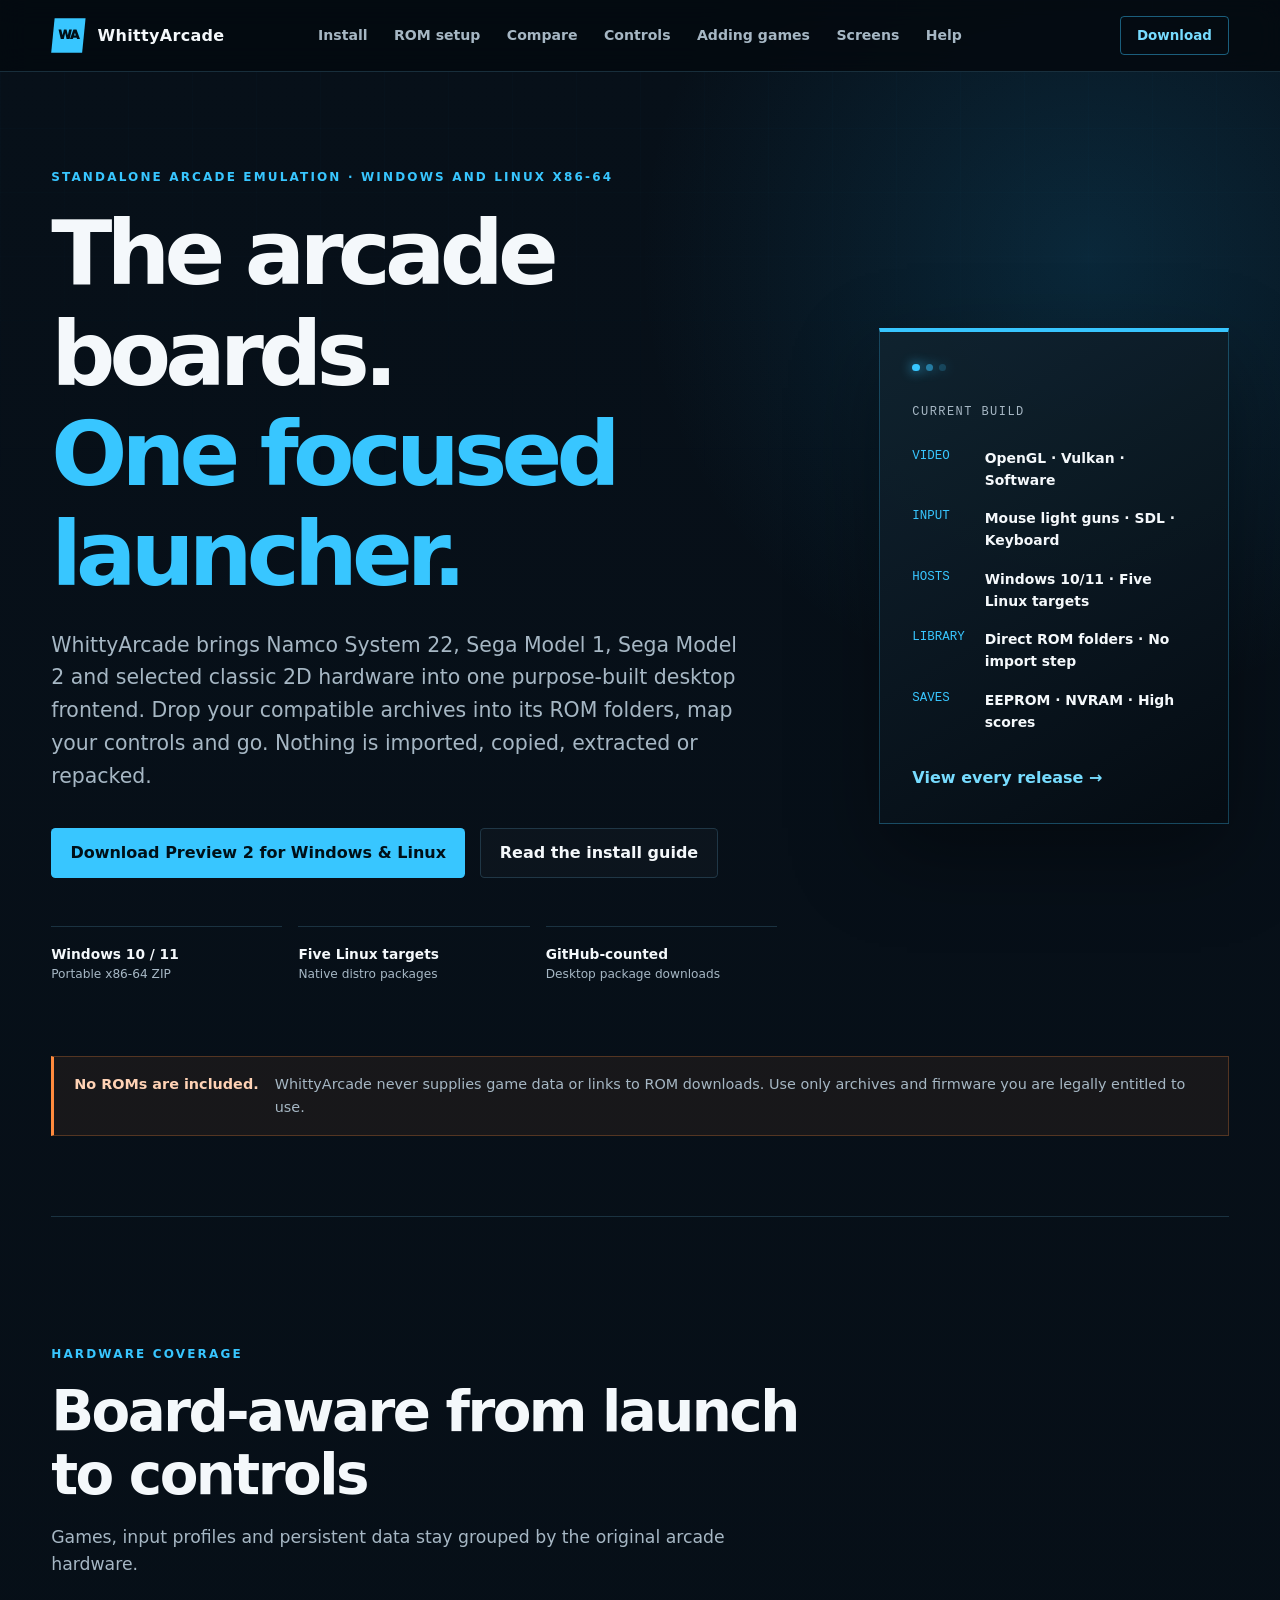
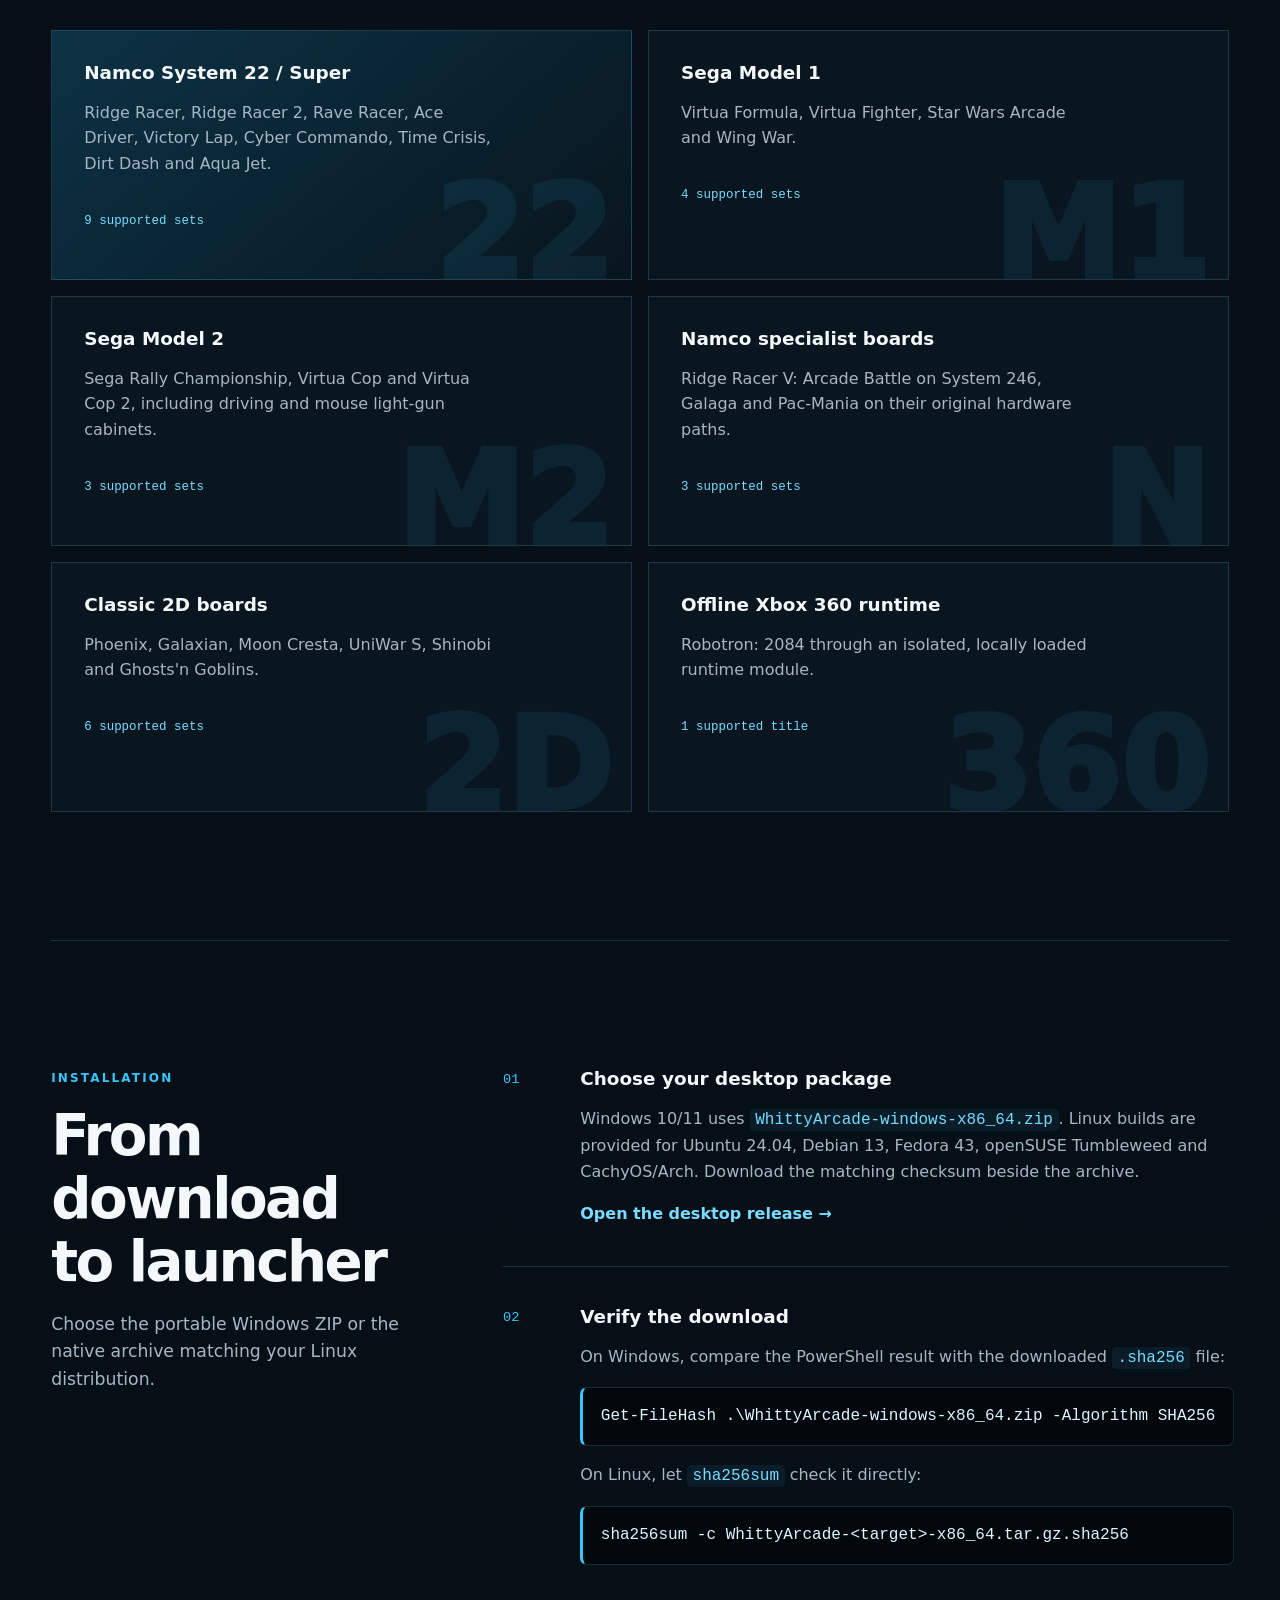
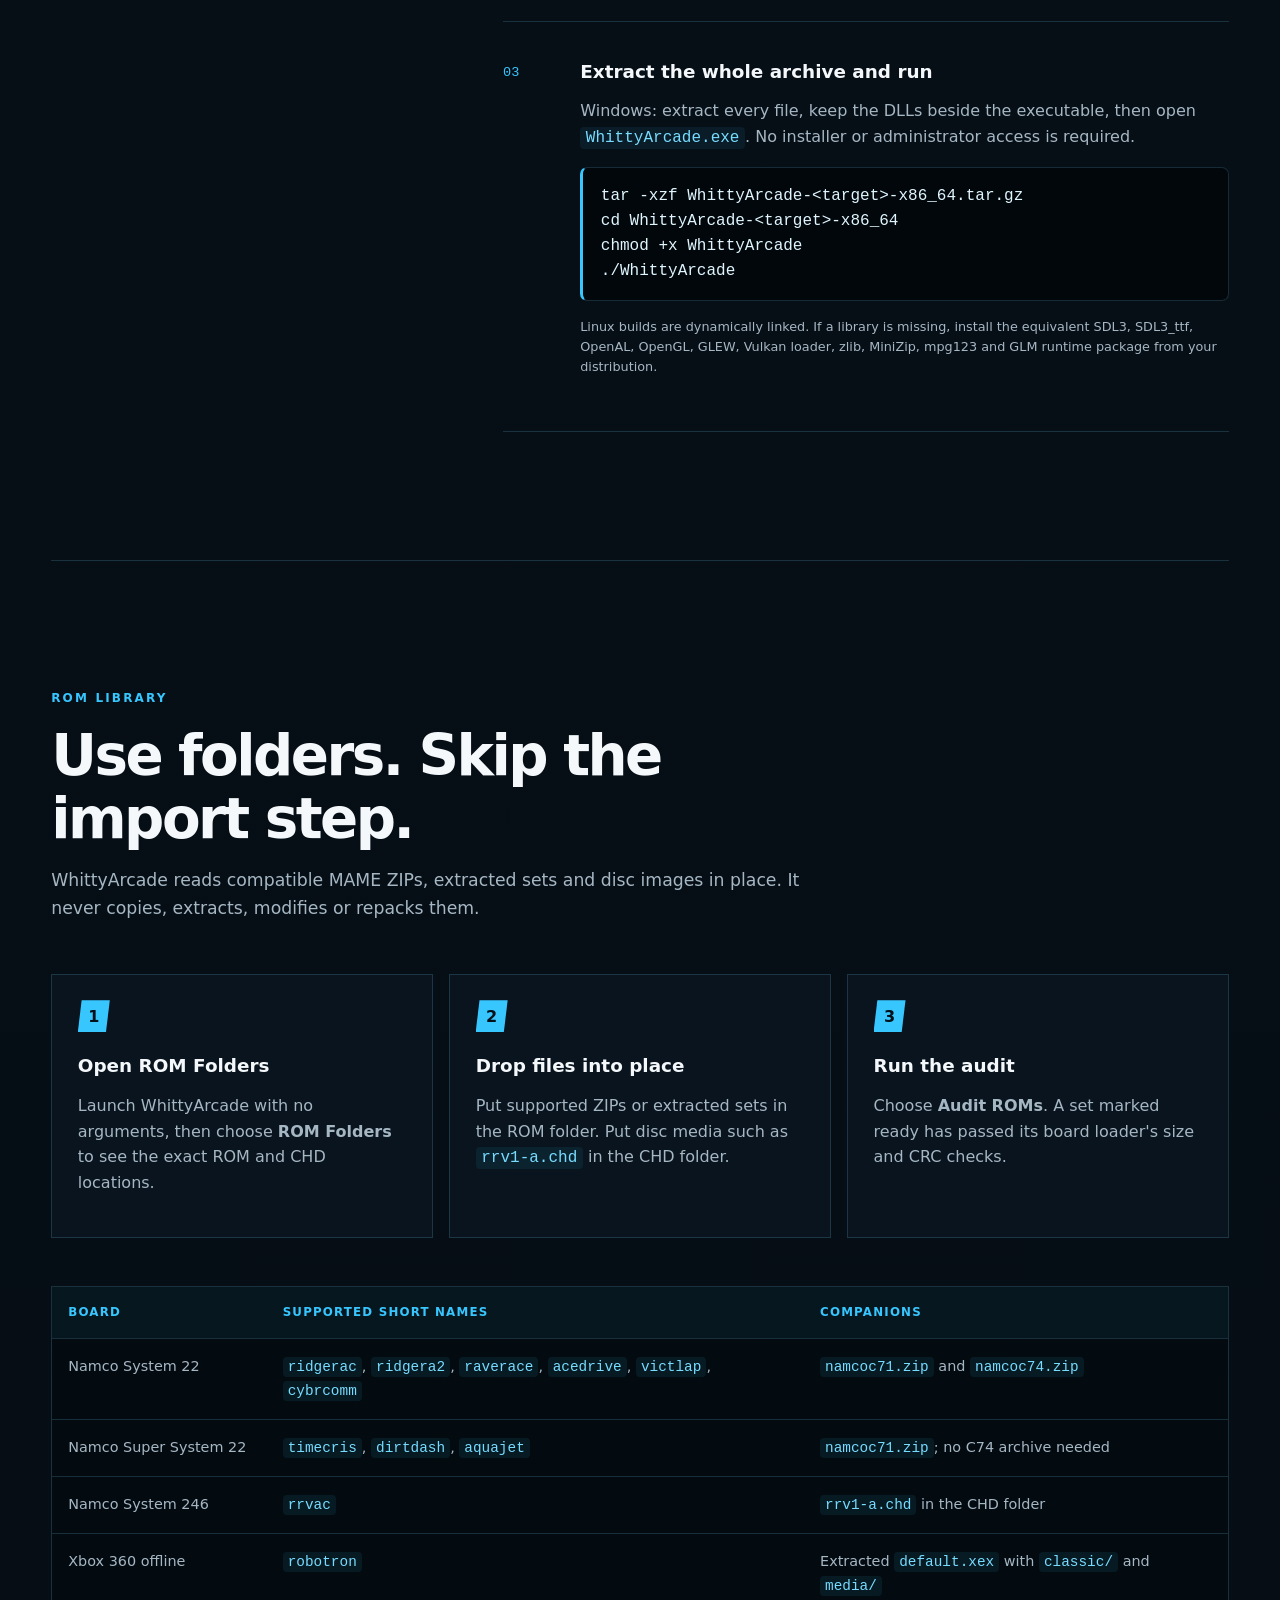
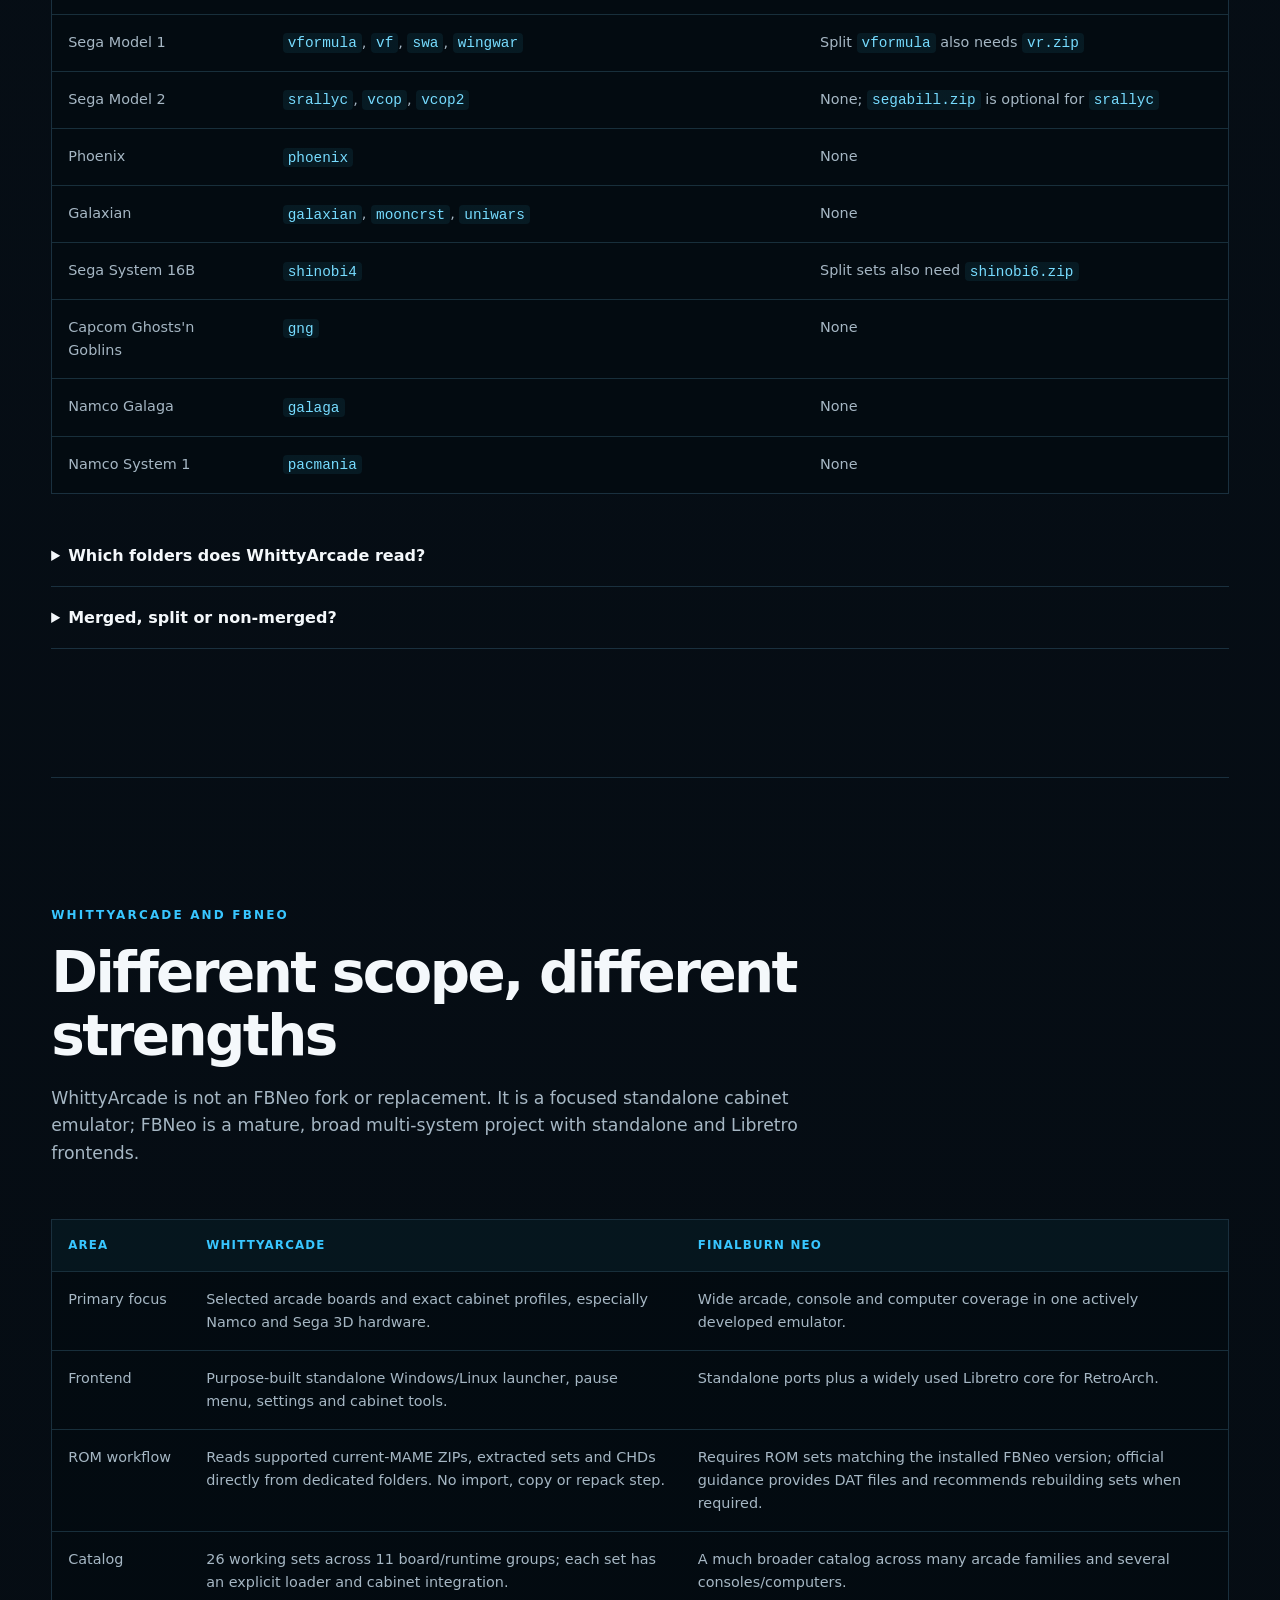
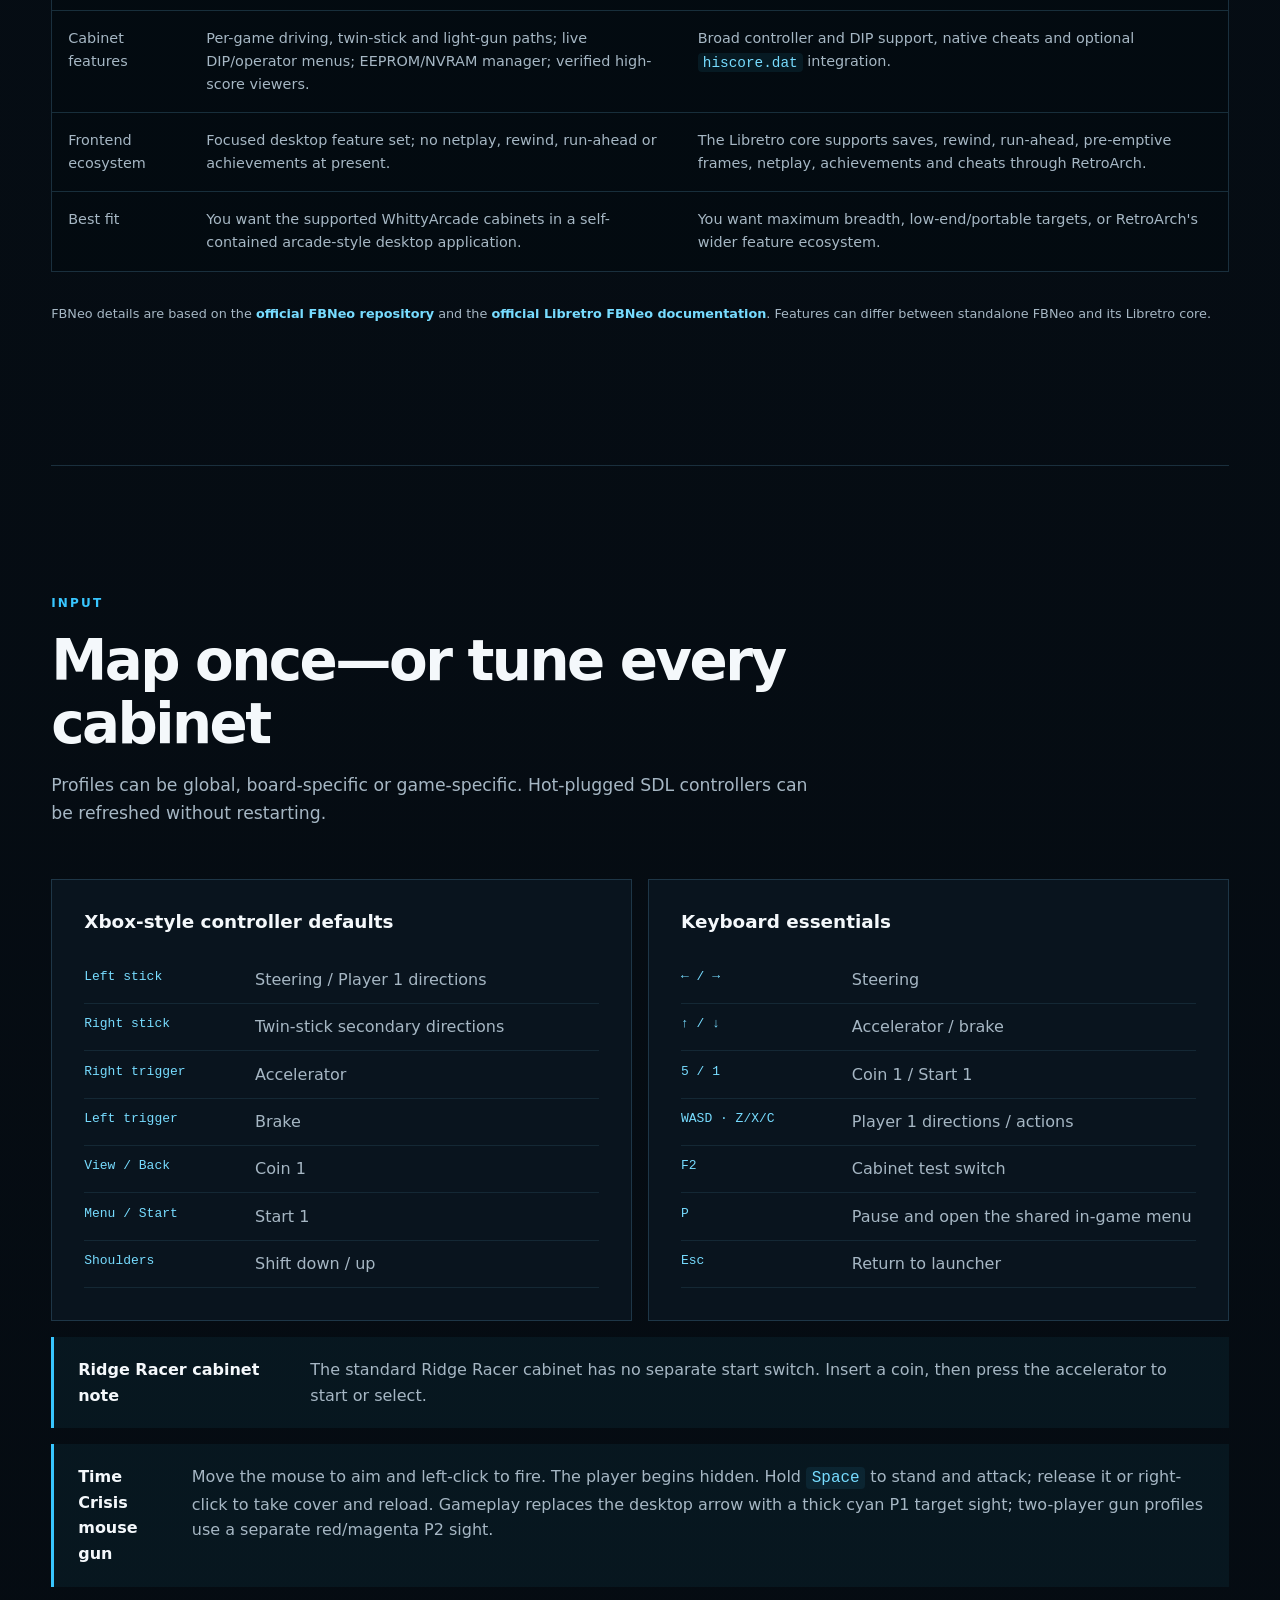
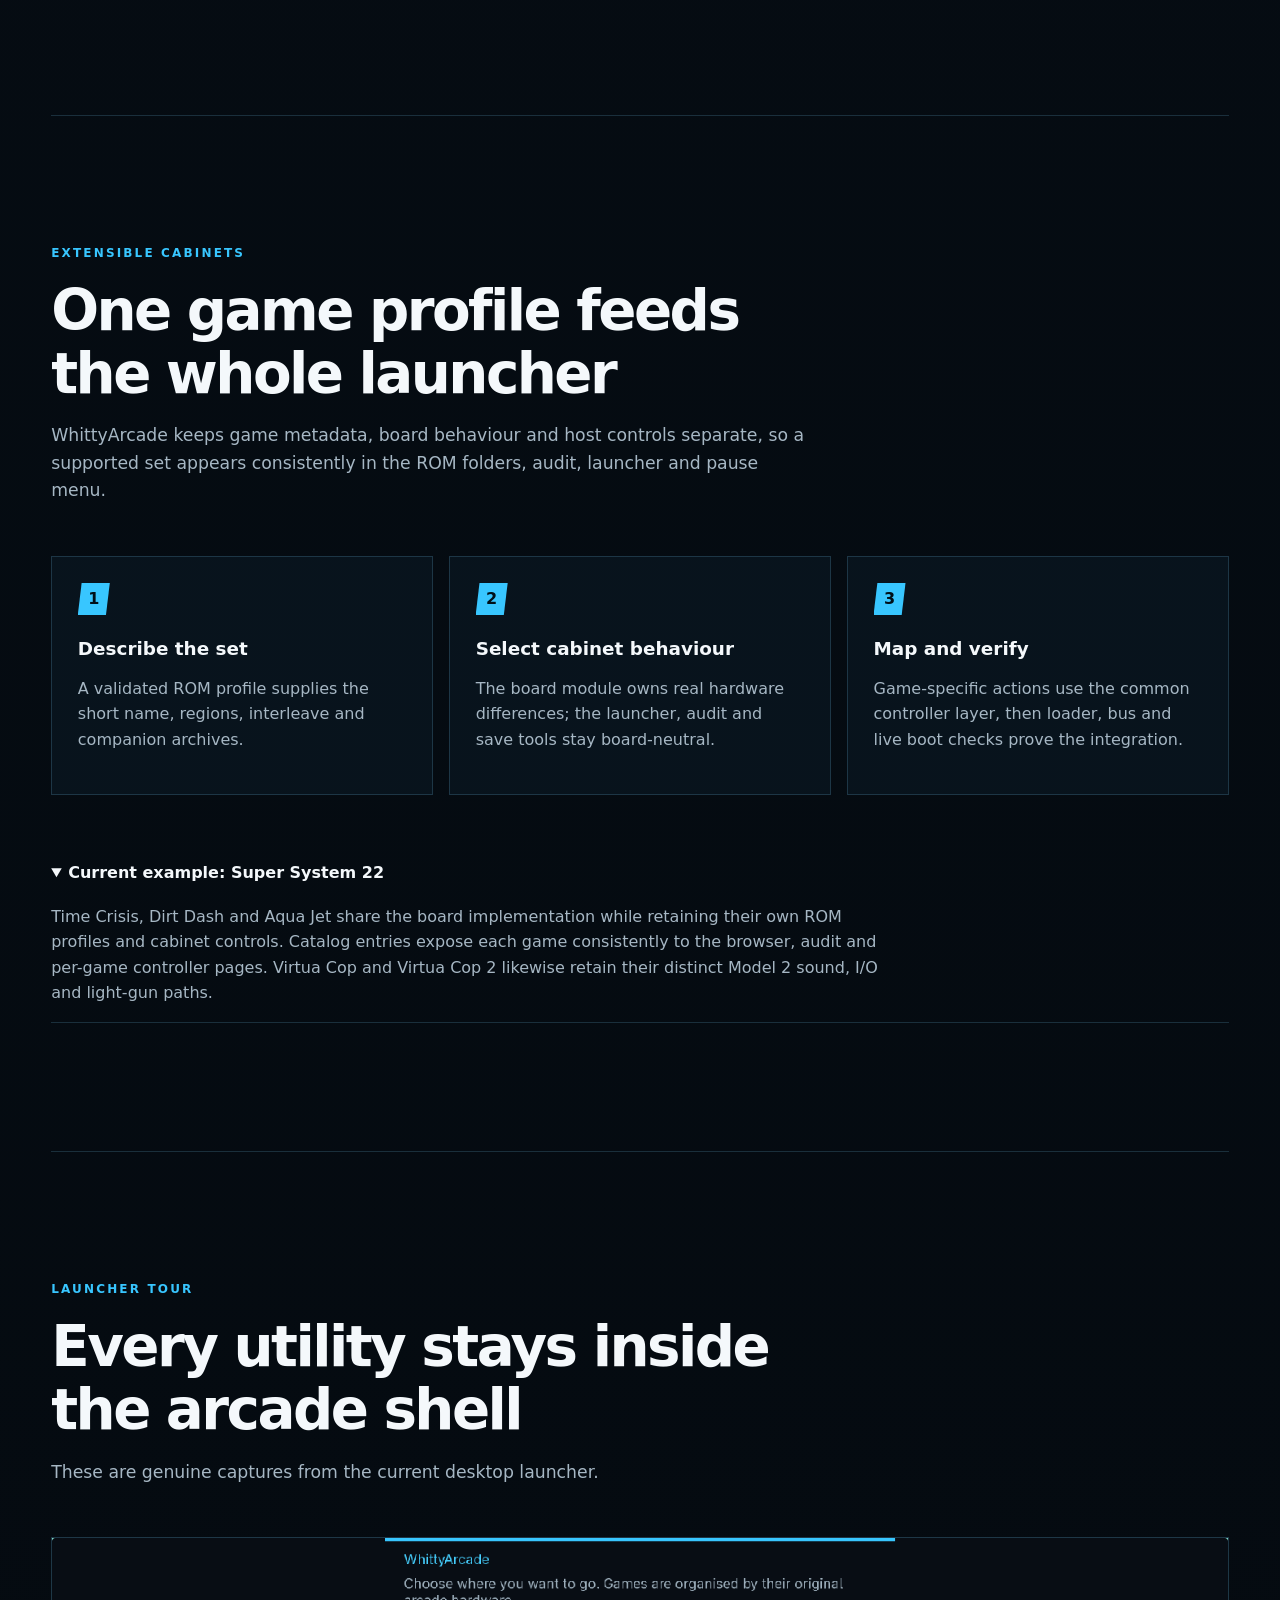
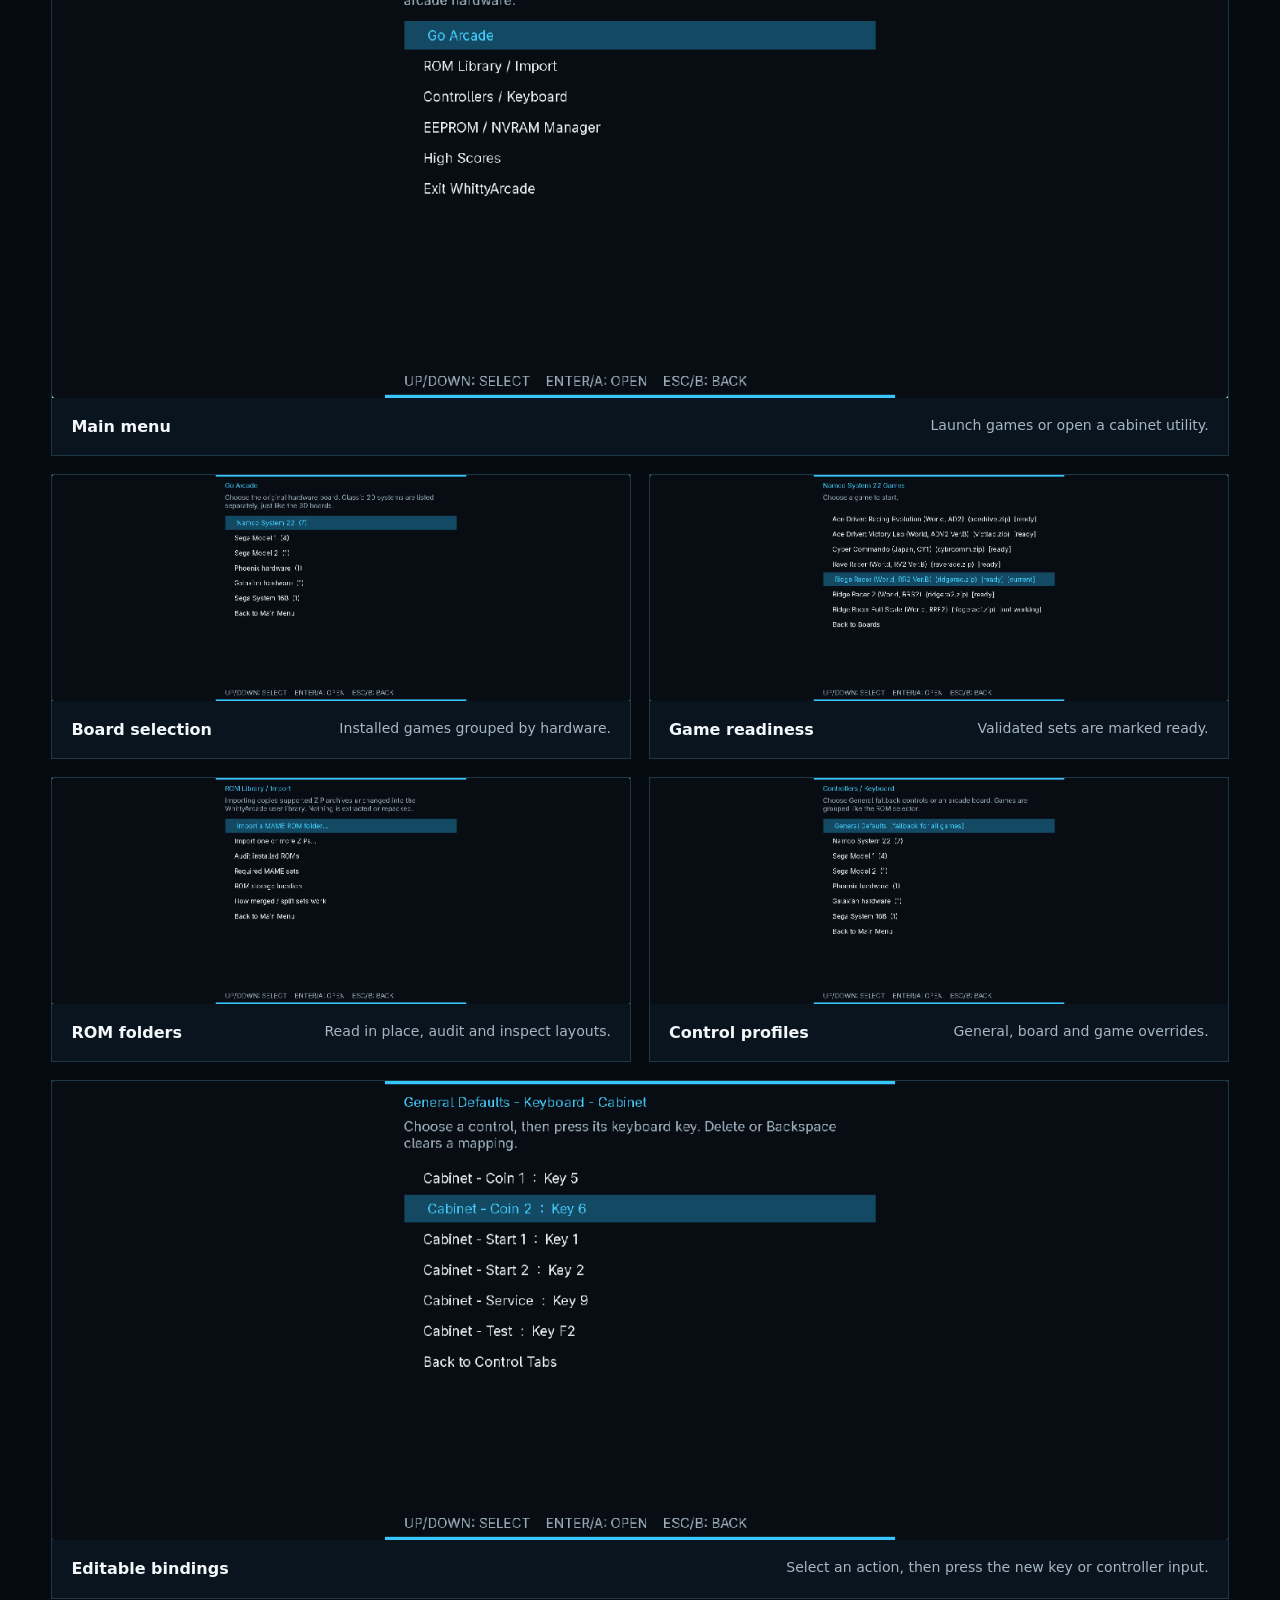
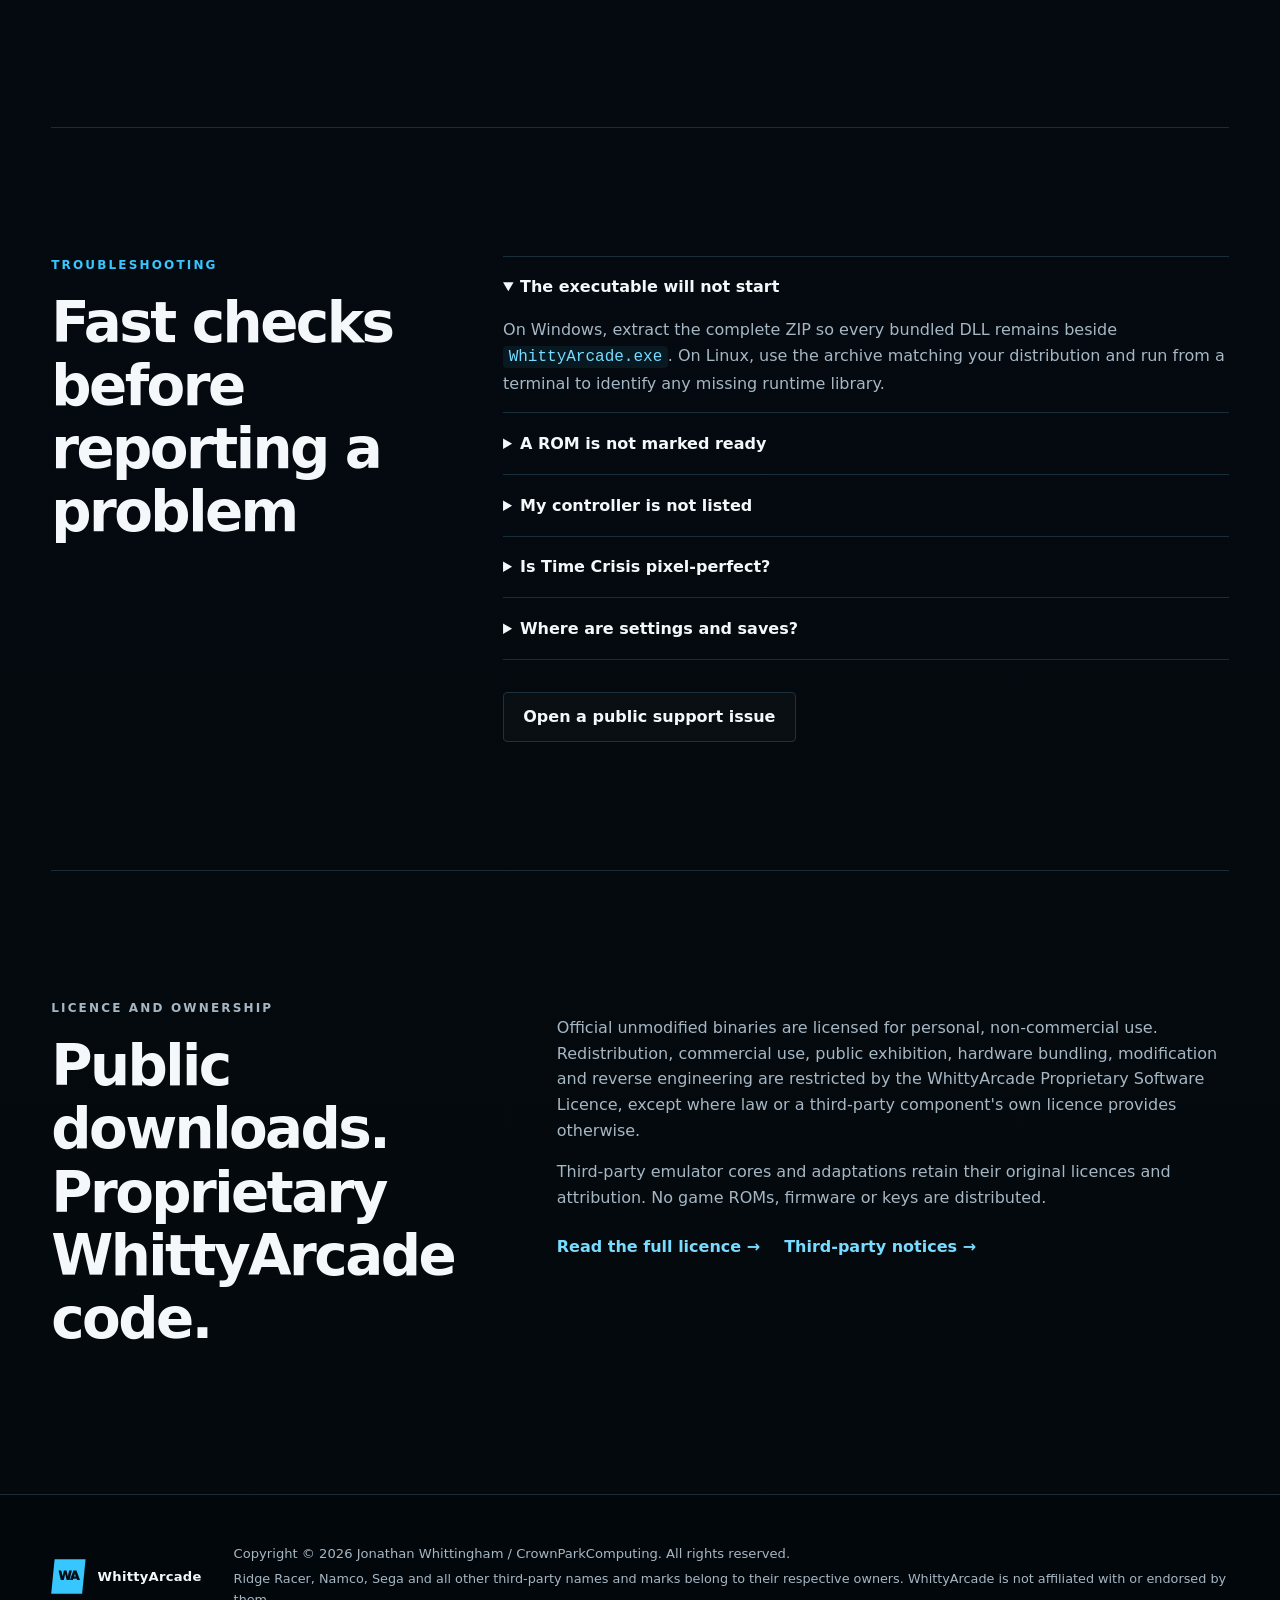
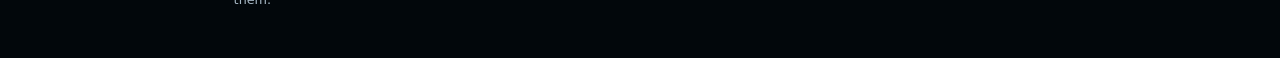
<file: index.html>
<!doctype html>
<html lang="en-GB">
<head>
  <meta charset="utf-8">
  <meta name="viewport" content="width=device-width, initial-scale=1">
  <meta name="theme-color" content="#071019">
  <meta name="description" content="Official Windows and Linux downloads and user guide for WhittyArcade, a standalone multi-board arcade emulator.">
  <meta property="og:title" content="WhittyArcade for Windows and Linux">
  <meta property="og:description" content="Official desktop binaries, ROM setup, controller mapping and launcher documentation.">
  <meta property="og:type" content="website">
  <meta property="og:image" content="assets/screenshots/main-menu.png">
  <title>WhittyArcade — Windows and Linux releases</title>
  <link rel="stylesheet" href="assets/style.css">
</head>
<body>
  <a class="skip-link" href="#main">Skip to content</a>

  <header class="site-header">
    <a class="brand" href="#top" aria-label="WhittyArcade home">
      <span class="brand-mark" aria-hidden="true">WA</span>
      <span>WhittyArcade</span>
    </a>
    <nav aria-label="Primary navigation">
      <a href="#install">Install</a>
      <a href="#roms">ROM setup</a>
      <a href="#compare">Compare</a>
      <a href="#controls">Controls</a>
      <a href="#extension">Adding games</a>
      <a href="#screens">Screens</a>
      <a href="#support">Help</a>
    </nav>
    <a class="header-download" href="https://github.com/CrownParkComputing/WhittyArcade-Releases/releases/tag/v0.2.0-preview.2">Download</a>
  </header>

  <main id="main">
    <section class="hero" id="top">
      <div class="hero-copy">
        <p class="eyebrow">Standalone arcade emulation · Windows and Linux x86-64</p>
        <h1>The arcade boards.<br><span>One focused launcher.</span></h1>
        <p class="hero-intro">
          WhittyArcade brings Namco System 22, Sega Model 1, Sega Model 2 and
          selected classic 2D hardware into one purpose-built desktop frontend.
          Drop your compatible archives into its ROM folders, map your controls
          and go. Nothing is imported, copied, extracted or repacked.
        </p>
        <div class="hero-actions">
          <a class="button primary" href="https://github.com/CrownParkComputing/WhittyArcade-Releases/releases/tag/v0.2.0-preview.2">
            Download Preview 2 for Windows &amp; Linux
          </a>
          <a class="button secondary" href="#install">Read the install guide</a>
        </div>
        <ul class="release-facts" aria-label="Release facts">
          <li><strong>Windows 10 / 11</strong><span>Portable x86-64 ZIP</span></li>
          <li><strong>Five Linux targets</strong><span>Native distro packages</span></li>
          <li><strong id="download-count" aria-live="polite">Loading…</strong><span>Desktop package downloads</span></li>
        </ul>
      </div>

      <div class="hero-panel" aria-label="Current build overview">
        <div class="panel-lights" aria-hidden="true"><i></i><i></i><i></i></div>
        <p class="panel-label">CURRENT BUILD</p>
        <div class="board-readout">
          <span>VIDEO</span><strong>OpenGL · Vulkan · Software</strong>
          <span>INPUT</span><strong>Mouse light guns · SDL · Keyboard</strong>
          <span>HOSTS</span><strong>Windows 10/11 · Five Linux targets</strong>
          <span>LIBRARY</span><strong>Direct ROM folders · No import step</strong>
          <span>SAVES</span><strong>EEPROM · NVRAM · High scores</strong>
        </div>
        <a class="text-link" href="https://github.com/CrownParkComputing/WhittyArcade-Releases/releases">View every release →</a>
      </div>
    </section>

    <aside class="legal-callout" aria-label="ROM notice">
      <strong>No ROMs are included.</strong>
      <span>WhittyArcade never supplies game data or links to ROM downloads. Use only archives and firmware you are legally entitled to use.</span>
    </aside>

    <section class="section" id="boards">
      <div class="section-heading">
        <p class="eyebrow">Hardware coverage</p>
        <h2>Board-aware from launch to controls</h2>
        <p>Games, input profiles and persistent data stay grouped by the original arcade hardware.</p>
      </div>

      <div class="board-grid">
        <article class="board-card featured">
          <div class="card-index">22</div>
          <h3>Namco System 22 / Super</h3>
          <p>Ridge Racer, Ridge Racer 2, Rave Racer, Ace Driver, Victory Lap, Cyber Commando, Time Crisis, Dirt Dash and Aqua Jet.</p>
          <span class="status">9 supported sets</span>
        </article>
        <article class="board-card">
          <div class="card-index">M1</div>
          <h3>Sega Model 1</h3>
          <p>Virtua Formula, Virtua Fighter, Star Wars Arcade and Wing War.</p>
          <span class="status">4 supported sets</span>
        </article>
        <article class="board-card">
          <div class="card-index">M2</div>
          <h3>Sega Model 2</h3>
          <p>Sega Rally Championship, Virtua Cop and Virtua Cop 2, including driving and mouse light-gun cabinets.</p>
          <span class="status">3 supported sets</span>
        </article>
        <article class="board-card">
          <div class="card-index">N</div>
          <h3>Namco specialist boards</h3>
          <p>Ridge Racer V: Arcade Battle on System 246, Galaga and Pac-Mania on their original hardware paths.</p>
          <span class="status">3 supported sets</span>
        </article>
        <article class="board-card">
          <div class="card-index">2D</div>
          <h3>Classic 2D boards</h3>
          <p>Phoenix, Galaxian, Moon Cresta, UniWar S, Shinobi and Ghosts'n Goblins.</p>
          <span class="status">6 supported sets</span>
        </article>
        <article class="board-card">
          <div class="card-index">360</div>
          <h3>Offline Xbox 360 runtime</h3>
          <p>Robotron: 2084 through an isolated, locally loaded runtime module.</p>
          <span class="status">1 supported title</span>
        </article>
      </div>
    </section>

    <section class="section split-section" id="install">
      <div class="section-heading sticky-heading">
        <p class="eyebrow">Installation</p>
        <h2>From download to launcher</h2>
        <p>Choose the portable Windows ZIP or the native archive matching your Linux distribution.</p>
      </div>

      <ol class="steps">
        <li>
          <div class="step-number">01</div>
          <div>
            <h3>Choose your desktop package</h3>
            <p>Windows 10/11 uses <code>WhittyArcade-windows-x86_64.zip</code>. Linux builds are provided for Ubuntu 24.04, Debian 13, Fedora 43, openSUSE Tumbleweed and CachyOS/Arch. Download the matching checksum beside the archive.</p>
            <a class="text-link" href="https://github.com/CrownParkComputing/WhittyArcade-Releases/releases/tag/v0.2.0-preview.2">Open the desktop release →</a>
          </div>
        </li>
        <li>
          <div class="step-number">02</div>
          <div>
            <h3>Verify the download</h3>
            <p>On Windows, compare the PowerShell result with the downloaded <code>.sha256</code> file:</p>
            <pre><code>Get-FileHash .\WhittyArcade-windows-x86_64.zip -Algorithm SHA256</code></pre>
            <p>On Linux, let <code>sha256sum</code> check it directly:</p>
            <pre><code>sha256sum -c WhittyArcade-&lt;target&gt;-x86_64.tar.gz.sha256</code></pre>
          </div>
        </li>
        <li>
          <div class="step-number">03</div>
          <div>
            <h3>Extract the whole archive and run</h3>
            <p>Windows: extract every file, keep the DLLs beside the executable, then open <code>WhittyArcade.exe</code>. No installer or administrator access is required.</p>
            <pre><code>tar -xzf WhittyArcade-&lt;target&gt;-x86_64.tar.gz
cd WhittyArcade-&lt;target&gt;-x86_64
chmod +x WhittyArcade
./WhittyArcade</code></pre>
            <p class="fine-print">Linux builds are dynamically linked. If a library is missing, install the equivalent SDL3, SDL3_ttf, OpenAL, OpenGL, GLEW, Vulkan loader, zlib, MiniZip, mpg123 and GLM runtime package from your distribution.</p>
          </div>
        </li>
      </ol>
    </section>

    <section class="section" id="roms">
      <div class="section-heading">
        <p class="eyebrow">ROM library</p>
        <h2>Use folders. Skip the import step.</h2>
        <p>WhittyArcade reads compatible MAME ZIPs, extracted sets and disc images in place. It never copies, extracts, modifies or repacks them.</p>
      </div>

      <div class="instruction-grid">
        <article>
          <span class="instruction-icon" aria-hidden="true">1</span>
          <h3>Open ROM Folders</h3>
          <p>Launch WhittyArcade with no arguments, then choose <strong>ROM Folders</strong> to see the exact ROM and CHD locations.</p>
        </article>
        <article>
          <span class="instruction-icon" aria-hidden="true">2</span>
          <h3>Drop files into place</h3>
          <p>Put supported ZIPs or extracted sets in the ROM folder. Put disc media such as <code>rrv1-a.chd</code> in the CHD folder.</p>
        </article>
        <article>
          <span class="instruction-icon" aria-hidden="true">3</span>
          <h3>Run the audit</h3>
          <p>Choose <strong>Audit ROMs</strong>. A set marked ready has passed its board loader's size and CRC checks.</p>
        </article>
      </div>

      <div class="table-wrap" tabindex="0" aria-label="Required ROM set table">
        <table>
          <thead><tr><th>Board</th><th>Supported short names</th><th>Companions</th></tr></thead>
          <tbody>
            <tr><td>Namco System 22</td><td><code>ridgerac</code>, <code>ridgera2</code>, <code>raverace</code>, <code>acedrive</code>, <code>victlap</code>, <code>cybrcomm</code></td><td><code>namcoc71.zip</code> and <code>namcoc74.zip</code></td></tr>
            <tr><td>Namco Super System 22</td><td><code>timecris</code>, <code>dirtdash</code>, <code>aquajet</code></td><td><code>namcoc71.zip</code>; no C74 archive needed</td></tr>
            <tr><td>Namco System 246</td><td><code>rrvac</code></td><td><code>rrv1-a.chd</code> in the CHD folder</td></tr>
            <tr><td>Xbox 360 offline</td><td><code>robotron</code></td><td>Extracted <code>default.xex</code> with <code>classic/</code> and <code>media/</code></td></tr>
            <tr><td>Sega Model 1</td><td><code>vformula</code>, <code>vf</code>, <code>swa</code>, <code>wingwar</code></td><td>Split <code>vformula</code> also needs <code>vr.zip</code></td></tr>
            <tr><td>Sega Model 2</td><td><code>srallyc</code>, <code>vcop</code>, <code>vcop2</code></td><td>None; <code>segabill.zip</code> is optional for <code>srallyc</code></td></tr>
            <tr><td>Phoenix</td><td><code>phoenix</code></td><td>None</td></tr>
            <tr><td>Galaxian</td><td><code>galaxian</code>, <code>mooncrst</code>, <code>uniwars</code></td><td>None</td></tr>
            <tr><td>Sega System 16B</td><td><code>shinobi4</code></td><td>Split sets also need <code>shinobi6.zip</code></td></tr>
            <tr><td>Capcom Ghosts'n Goblins</td><td><code>gng</code></td><td>None</td></tr>
            <tr><td>Namco Galaga</td><td><code>galaga</code></td><td>None</td></tr>
            <tr><td>Namco System 1</td><td><code>pacmania</code></td><td>None</td></tr>
          </tbody>
        </table>
      </div>

      <details>
        <summary>Which folders does WhittyArcade read?</summary>
        <p>Windows uses <code>%LOCALAPPDATA%\WhittyArcade\roms</code> and <code>%LOCALAPPDATA%\WhittyArcade\chd</code>. Linux normally uses <code>~/.local/share/WhittyArcade/roms</code> and <code>~/.local/share/WhittyArcade/chd</code>. Files stay exactly where you place them.</p>
      </details>
      <details>
        <summary>Merged, split or non-merged?</summary>
        <p>All three layouts are supported. A non-merged game ZIP is self-contained. Split sets need their parent or companion archive beside them. For a merged set, place the parent ZIP in the ROM folder; clone entries are found by basename.</p>
      </details>
    </section>

    <section class="section" id="compare">
      <div class="section-heading">
        <p class="eyebrow">WhittyArcade and FBNeo</p>
        <h2>Different scope, different strengths</h2>
        <p>WhittyArcade is not an FBNeo fork or replacement. It is a focused standalone cabinet emulator; FBNeo is a mature, broad multi-system project with standalone and Libretro frontends.</p>
      </div>

      <div class="table-wrap" tabindex="0" aria-label="WhittyArcade and FinalBurn Neo comparison">
        <table class="comparison-table">
          <thead><tr><th>Area</th><th>WhittyArcade</th><th>FinalBurn Neo</th></tr></thead>
          <tbody>
            <tr><td>Primary focus</td><td>Selected arcade boards and exact cabinet profiles, especially Namco and Sega 3D hardware.</td><td>Wide arcade, console and computer coverage in one actively developed emulator.</td></tr>
            <tr><td>Frontend</td><td>Purpose-built standalone Windows/Linux launcher, pause menu, settings and cabinet tools.</td><td>Standalone ports plus a widely used Libretro core for RetroArch.</td></tr>
            <tr><td>ROM workflow</td><td>Reads supported current-MAME ZIPs, extracted sets and CHDs directly from dedicated folders. No import, copy or repack step.</td><td>Requires ROM sets matching the installed FBNeo version; official guidance provides DAT files and recommends rebuilding sets when required.</td></tr>
            <tr><td>Catalog</td><td>26 working sets across 11 board/runtime groups; each set has an explicit loader and cabinet integration.</td><td>A much broader catalog across many arcade families and several consoles/computers.</td></tr>
            <tr><td>Cabinet features</td><td>Per-game driving, twin-stick and light-gun paths; live DIP/operator menus; EEPROM/NVRAM manager; verified high-score viewers.</td><td>Broad controller and DIP support, native cheats and optional <code>hiscore.dat</code> integration.</td></tr>
            <tr><td>Frontend ecosystem</td><td>Focused desktop feature set; no netplay, rewind, run-ahead or achievements at present.</td><td>The Libretro core supports saves, rewind, run-ahead, pre-emptive frames, netplay, achievements and cheats through RetroArch.</td></tr>
            <tr><td>Best fit</td><td>You want the supported WhittyArcade cabinets in a self-contained arcade-style desktop application.</td><td>You want maximum breadth, low-end/portable targets, or RetroArch's wider feature ecosystem.</td></tr>
          </tbody>
        </table>
      </div>
      <p class="fine-print">FBNeo details are based on the <a class="text-link" href="https://github.com/finalburnneo/FBNeo">official FBNeo repository</a> and the <a class="text-link" href="https://docs.libretro.com/library/fbneo/">official Libretro FBNeo documentation</a>. Features can differ between standalone FBNeo and its Libretro core.</p>
    </section>

    <section class="section controls-section" id="controls">
      <div class="section-heading">
        <p class="eyebrow">Input</p>
        <h2>Map once—or tune every cabinet</h2>
        <p>Profiles can be global, board-specific or game-specific. Hot-plugged SDL controllers can be refreshed without restarting.</p>
      </div>

      <div class="control-columns">
        <article>
          <h3>Xbox-style controller defaults</h3>
          <dl class="key-map">
            <div><dt>Left stick</dt><dd>Steering / Player 1 directions</dd></div>
            <div><dt>Right stick</dt><dd>Twin-stick secondary directions</dd></div>
            <div><dt>Right trigger</dt><dd>Accelerator</dd></div>
            <div><dt>Left trigger</dt><dd>Brake</dd></div>
            <div><dt>View / Back</dt><dd>Coin 1</dd></div>
            <div><dt>Menu / Start</dt><dd>Start 1</dd></div>
            <div><dt>Shoulders</dt><dd>Shift down / up</dd></div>
          </dl>
        </article>
        <article>
          <h3>Keyboard essentials</h3>
          <dl class="key-map">
            <div><dt>← / →</dt><dd>Steering</dd></div>
            <div><dt>↑ / ↓</dt><dd>Accelerator / brake</dd></div>
            <div><dt>5 / 1</dt><dd>Coin 1 / Start 1</dd></div>
            <div><dt>WASD · Z/X/C</dt><dd>Player 1 directions / actions</dd></div>
            <div><dt>F2</dt><dd>Cabinet test switch</dd></div>
            <div><dt>P</dt><dd>Pause and open the shared in-game menu</dd></div>
            <div><dt>Esc</dt><dd>Return to launcher</dd></div>
          </dl>
        </article>
      </div>

      <div class="tip">
        <strong>Ridge Racer cabinet note</strong>
        <p>The standard Ridge Racer cabinet has no separate start switch. Insert a coin, then press the accelerator to start or select.</p>
      </div>

      <div class="tip">
        <strong>Time Crisis mouse gun</strong>
        <p>Move the mouse to aim and left-click to fire. The player begins hidden. Hold <code>Space</code> to stand and attack; release it or right-click to take cover and reload. Gameplay replaces the desktop arrow with a thick cyan P1 target sight; two-player gun profiles use a separate red/magenta P2 sight.</p>
      </div>
    </section>

    <section class="section" id="extension">
      <div class="section-heading">
        <p class="eyebrow">Extensible cabinets</p>
        <h2>One game profile feeds the whole launcher</h2>
        <p>WhittyArcade keeps game metadata, board behaviour and host controls separate, so a supported set appears consistently in the ROM folders, audit, launcher and pause menu.</p>
      </div>

      <div class="instruction-grid">
        <article>
          <span class="instruction-icon" aria-hidden="true">1</span>
          <h3>Describe the set</h3>
          <p>A validated ROM profile supplies the short name, regions, interleave and companion archives.</p>
        </article>
        <article>
          <span class="instruction-icon" aria-hidden="true">2</span>
          <h3>Select cabinet behaviour</h3>
          <p>The board module owns real hardware differences; the launcher, audit and save tools stay board-neutral.</p>
        </article>
        <article>
          <span class="instruction-icon" aria-hidden="true">3</span>
          <h3>Map and verify</h3>
          <p>Game-specific actions use the common controller layer, then loader, bus and live boot checks prove the integration.</p>
        </article>
      </div>

      <details open>
        <summary>Current example: Super System 22</summary>
        <p>Time Crisis, Dirt Dash and Aqua Jet share the board implementation while retaining their own ROM profiles and cabinet controls. Catalog entries expose each game consistently to the browser, audit and per-game controller pages. Virtua Cop and Virtua Cop 2 likewise retain their distinct Model 2 sound, I/O and light-gun paths.</p>
      </details>
    </section>

    <section class="section" id="screens">
      <div class="section-heading">
        <p class="eyebrow">Launcher tour</p>
        <h2>Every utility stays inside the arcade shell</h2>
        <p>These are genuine captures from the current desktop launcher.</p>
      </div>

      <div class="gallery">
        <figure class="wide">
          <a href="assets/screenshots/main-menu.png"><img src="assets/screenshots/main-menu.png" alt="WhittyArcade main menu showing Go Arcade, ROM library, controllers, NVRAM and high scores" loading="lazy"></a>
          <figcaption><strong>Main menu</strong><span>Launch games or open a cabinet utility.</span></figcaption>
        </figure>
        <figure>
          <a href="assets/screenshots/board-selection.png"><img src="assets/screenshots/board-selection.png" alt="Go Arcade menu listing the supported arcade hardware boards" loading="lazy"></a>
          <figcaption><strong>Board selection</strong><span>Installed games grouped by hardware.</span></figcaption>
        </figure>
        <figure>
          <a href="assets/screenshots/system22-games.png"><img src="assets/screenshots/system22-games.png" alt="Namco System 22 game list showing ready and not-working status" loading="lazy"></a>
          <figcaption><strong>Game readiness</strong><span>Validated sets are marked ready.</span></figcaption>
        </figure>
        <figure>
          <a href="assets/screenshots/rom-library.png"><img src="assets/screenshots/rom-library.png" alt="ROM Folders menu" loading="lazy"></a>
          <figcaption><strong>ROM folders</strong><span>Read in place, audit and inspect layouts.</span></figcaption>
        </figure>
        <figure>
          <a href="assets/screenshots/controllers.png"><img src="assets/screenshots/controllers.png" alt="Controller and keyboard profiles grouped by board" loading="lazy"></a>
          <figcaption><strong>Control profiles</strong><span>General, board and game overrides.</span></figcaption>
        </figure>
        <figure class="wide">
          <a href="assets/screenshots/keyboard-bindings.png"><img src="assets/screenshots/keyboard-bindings.png" alt="Editable cabinet keyboard bindings" loading="lazy"></a>
          <figcaption><strong>Editable bindings</strong><span>Select an action, then press the new key or controller input.</span></figcaption>
        </figure>
      </div>
    </section>

    <section class="section split-section" id="support">
      <div class="section-heading sticky-heading">
        <p class="eyebrow">Troubleshooting</p>
        <h2>Fast checks before reporting a problem</h2>
      </div>
      <div class="faq-list">
        <details open>
          <summary>The executable will not start</summary>
          <p>On Windows, extract the complete ZIP so every bundled DLL remains beside <code>WhittyArcade.exe</code>. On Linux, use the archive matching your distribution and run from a terminal to identify any missing runtime library.</p>
        </details>
        <details>
          <summary>A ROM is not marked ready</summary>
          <p>Run <strong>Audit ROMs</strong>. Confirm the exact supported short name and keep required parent, companion and firmware ZIPs beside the game archive.</p>
        </details>
        <details>
          <summary>My controller is not listed</summary>
          <p>Connect it, open <strong>Controllers / Keyboard</strong>, then choose <strong>Refresh plugged-in devices</strong>. The controller must be recognised by SDL as a game controller.</p>
        </details>
        <details>
          <summary>Is Time Crisis pixel-perfect?</summary>
          <p>No. Preview 2 validates boot, attract/gameplay scenes, audio, gun coordinates, trigger and pedal behaviour, but some Super System 22 fog and sprite alpha/blend details remain experimental.</p>
        </details>
        <details>
          <summary>Where are settings and saves?</summary>
          <p>Windows stores settings, input maps, EEPROM/NVRAM and high scores below <code>%LOCALAPPDATA%\WhittyArcade</code>; Linux uses <code>~/.config/WhittyArcade</code>. The NVRAM Manager can back up, export, restore or factory-reset persistent data.</p>
        </details>
        <a class="button secondary" href="https://github.com/CrownParkComputing/WhittyArcade-Releases/issues">Open a public support issue</a>
      </div>
    </section>

    <section class="section legal-section" id="licence">
      <div>
        <p class="eyebrow">Licence and ownership</p>
        <h2>Public downloads. Proprietary WhittyArcade code.</h2>
      </div>
      <div>
        <p>Official unmodified binaries are licensed for personal, non-commercial use. Redistribution, commercial use, public exhibition, hardware bundling, modification and reverse engineering are restricted by the WhittyArcade Proprietary Software Licence, except where law or a third-party component's own licence provides otherwise.</p>
        <p>Third-party emulator cores and adaptations retain their original licences and attribution. No game ROMs, firmware or keys are distributed.</p>
        <div class="legal-links">
          <a class="text-link" href="https://github.com/CrownParkComputing/WhittyArcade-Releases/blob/main/LICENSE">Read the full licence →</a>
          <a class="text-link" href="https://github.com/CrownParkComputing/WhittyArcade-Releases/blob/main/THIRD_PARTY_NOTICES.md">Third-party notices →</a>
        </div>
      </div>
    </section>
  </main>

  <footer>
    <div class="brand footer-brand"><span class="brand-mark" aria-hidden="true">WA</span><span>WhittyArcade</span></div>
    <p>Copyright © 2026 Jonathan Whittingham / CrownParkComputing. All rights reserved.</p>
    <p class="fine-print">Ridge Racer, Namco, Sega and all other third-party names and marks belong to their respective owners. WhittyArcade is not affiliated with or endorsed by them.</p>
  </footer>
  <script>
    (() => {
      const output = document.getElementById('download-count');
      const releases = 'https://api.github.com/repos/CrownParkComputing/WhittyArcade-Releases/releases?per_page=100';
      fetch(releases, { headers: { Accept: 'application/vnd.github+json' } })
        .then(response => {
          if (!response.ok) throw new Error(`GitHub returned ${response.status}`);
          return response.json();
        })
        .then(items => {
          const count = items
            .flatMap(release => release.assets || [])
            .filter(asset => /^WhittyArcade-.*\.(?:tar\.gz|zip)$/.test(asset.name))
            .reduce((total, asset) => total + asset.download_count, 0);
          output.textContent = count.toLocaleString('en-GB');
          output.title = 'Anonymous release-asset count reported by GitHub';
        })
        .catch(() => {
          output.textContent = 'GitHub-counted';
        });
    })();
  </script>
</body>
</html>
</file>
<file: assets/style.css>
:root {
  color-scheme: dark;
  --bg: #071019;
  --bg-deep: #04090e;
  --panel: #0c1924;
  --panel-soft: #102330;
  --line: rgba(122, 211, 255, 0.18);
  --cyan: #38c6ff;
  --cyan-bright: #77dcff;
  --white: #f4f8fb;
  --muted: #a6b7c4;
  --orange: #ff8a3d;
  --max: 1180px;
  font-family: Inter, ui-sans-serif, system-ui, -apple-system, BlinkMacSystemFont, "Segoe UI", sans-serif;
}

* { box-sizing: border-box; }

html { scroll-behavior: smooth; }

body {
  margin: 0;
  color: var(--white);
  background:
    radial-gradient(circle at 85% 2%, rgba(23, 136, 190, 0.2), transparent 28rem),
    linear-gradient(180deg, var(--bg) 0%, var(--bg-deep) 100%);
  line-height: 1.6;
}

body::before {
  content: "";
  position: fixed;
  inset: 0;
  z-index: -1;
  pointer-events: none;
  opacity: 0.12;
  background-image:
    linear-gradient(rgba(93, 202, 255, 0.18) 1px, transparent 1px),
    linear-gradient(90deg, rgba(93, 202, 255, 0.18) 1px, transparent 1px);
  background-size: 64px 64px;
  mask-image: linear-gradient(to bottom, black, transparent 62%);
}

a { color: inherit; }

img { display: block; max-width: 100%; }

code, pre {
  font-family: "SFMono-Regular", Consolas, "Liberation Mono", monospace;
}

code {
  padding: 0.12em 0.35em;
  color: var(--cyan-bright);
  background: rgba(56, 198, 255, 0.08);
  border-radius: 0.25rem;
}

pre {
  overflow-x: auto;
  padding: 1rem 1.1rem;
  color: #dff6ff;
  background: #02070b;
  border: 1px solid var(--line);
  border-left: 3px solid var(--cyan);
  border-radius: 0.45rem;
  line-height: 1.55;
}

pre code { padding: 0; color: inherit; background: transparent; }

.skip-link {
  position: fixed;
  left: 1rem;
  top: -5rem;
  z-index: 100;
  padding: 0.7rem 1rem;
  color: #001018;
  background: var(--cyan-bright);
  border-radius: 0.3rem;
}

.skip-link:focus { top: 1rem; }

.site-header {
  position: sticky;
  top: 0;
  z-index: 20;
  display: grid;
  grid-template-columns: 1fr auto 1fr;
  align-items: center;
  gap: 2rem;
  min-height: 72px;
  padding: 0 4vw;
  background: rgba(4, 10, 15, 0.88);
  border-bottom: 1px solid var(--line);
  backdrop-filter: blur(14px);
}

.brand {
  display: inline-flex;
  align-items: center;
  gap: 0.75rem;
  width: fit-content;
  font-weight: 800;
  letter-spacing: 0.02em;
  text-decoration: none;
}

.brand-mark {
  display: grid;
  place-items: center;
  width: 2.15rem;
  aspect-ratio: 1;
  color: #001018;
  background: var(--cyan);
  clip-path: polygon(10% 0, 100% 0, 90% 100%, 0 100%);
  font-size: 0.76rem;
  font-weight: 950;
  letter-spacing: -0.08em;
}

nav { display: flex; gap: 1.65rem; }

nav a {
  color: var(--muted);
  font-size: 0.88rem;
  font-weight: 650;
  text-decoration: none;
}

nav a:hover, nav a:focus-visible { color: var(--cyan-bright); }

.header-download {
  justify-self: end;
  padding: 0.5rem 1rem;
  color: var(--cyan-bright);
  border: 1px solid rgba(56, 198, 255, 0.45);
  border-radius: 0.25rem;
  font-size: 0.84rem;
  font-weight: 800;
  text-decoration: none;
}

.header-download:hover { color: #001018; background: var(--cyan); }

.hero {
  display: grid;
  grid-template-columns: minmax(0, 1.35fr) minmax(320px, 0.65fr);
  gap: clamp(3rem, 8vw, 8rem);
  align-items: center;
  width: min(var(--max), 92vw);
  min-height: calc(100vh - 72px);
  margin: 0 auto;
  padding: 6rem 0;
}

.eyebrow {
  margin: 0 0 1rem;
  color: var(--cyan);
  font-size: 0.75rem;
  font-weight: 850;
  letter-spacing: 0.18em;
  text-transform: uppercase;
}

h1, h2, h3 { margin-top: 0; line-height: 1.12; }

h1 {
  max-width: 820px;
  margin-bottom: 1.5rem;
  font-size: clamp(3.4rem, 7vw, 6.8rem);
  letter-spacing: -0.065em;
}

h1 span { color: var(--cyan); }

h2 {
  margin-bottom: 1rem;
  font-size: clamp(2.2rem, 4.4vw, 4.2rem);
  letter-spacing: -0.045em;
}

h3 { margin-bottom: 0.7rem; font-size: 1.15rem; }

.hero-intro {
  max-width: 700px;
  margin: 0;
  color: var(--muted);
  font-size: clamp(1.05rem, 1.7vw, 1.28rem);
}

.hero-actions {
  display: flex;
  flex-wrap: wrap;
  gap: 0.9rem;
  margin: 2.2rem 0 3rem;
}

.button {
  display: inline-flex;
  align-items: center;
  justify-content: center;
  min-height: 48px;
  padding: 0.7rem 1.2rem;
  border-radius: 0.28rem;
  font-weight: 800;
  text-decoration: none;
  transition: transform 150ms ease, background 150ms ease, border-color 150ms ease;
}

.button:hover { transform: translateY(-2px); }

.button.primary { color: #001018; background: var(--cyan); }
.button.primary:hover { background: var(--cyan-bright); }
.button.secondary { border: 1px solid var(--line); background: rgba(255, 255, 255, 0.025); }
.button.secondary:hover { border-color: var(--cyan); }

.release-facts {
  display: grid;
  grid-template-columns: repeat(3, 1fr);
  gap: 1rem;
  margin: 0;
  padding: 0;
  list-style: none;
}

.release-facts li { padding-top: 1rem; border-top: 1px solid var(--line); }
.release-facts strong, .release-facts span { display: block; }
.release-facts strong { font-size: 0.86rem; }
.release-facts span { color: var(--muted); font-size: 0.76rem; }

.hero-panel {
  position: relative;
  padding: 2rem;
  background: linear-gradient(150deg, rgba(16, 35, 48, 0.96), rgba(5, 12, 18, 0.96));
  border: 1px solid rgba(56, 198, 255, 0.26);
  border-top: 4px solid var(--cyan);
  box-shadow: 0 2rem 5rem rgba(0, 0, 0, 0.35);
}

.panel-lights { display: flex; gap: 0.38rem; margin-bottom: 2rem; }
.panel-lights i { width: 0.45rem; height: 0.45rem; background: var(--cyan); border-radius: 50%; box-shadow: 0 0 12px var(--cyan); }
.panel-lights i:nth-child(2) { opacity: 0.55; }
.panel-lights i:nth-child(3) { opacity: 0.22; }
.panel-label { color: var(--muted); font-family: monospace; font-size: 0.75rem; letter-spacing: 0.12em; }

.board-readout {
  display: grid;
  grid-template-columns: auto 1fr;
  gap: 1rem 1.25rem;
  margin: 1.5rem 0 2rem;
}

.board-readout span { color: var(--cyan); font-family: monospace; font-size: 0.78rem; }
.board-readout strong { font-size: 0.87rem; font-weight: 650; }
.text-link { color: var(--cyan-bright); font-weight: 750; text-decoration: none; }
.text-link:hover { text-decoration: underline; }

.legal-callout {
  display: flex;
  gap: 1rem;
  align-items: baseline;
  width: min(var(--max), 92vw);
  margin: -1.5rem auto 5rem;
  padding: 1rem 1.25rem;
  color: var(--muted);
  background: rgba(255, 138, 61, 0.07);
  border: 1px solid rgba(255, 138, 61, 0.26);
  border-left: 3px solid var(--orange);
  font-size: 0.9rem;
}

.legal-callout strong { color: #ffd2b5; white-space: nowrap; }

.section {
  width: min(var(--max), 92vw);
  margin: 0 auto;
  padding: clamp(5rem, 10vw, 9rem) 0;
  border-top: 1px solid var(--line);
}

.section-heading { max-width: 760px; margin-bottom: 3.2rem; }
.section-heading > p:last-child { color: var(--muted); font-size: 1.08rem; }

.board-grid {
  display: grid;
  grid-template-columns: repeat(2, 1fr);
  gap: 1rem;
}

.board-card {
  position: relative;
  min-height: 250px;
  padding: 2rem;
  overflow: hidden;
  background: rgba(12, 25, 36, 0.72);
  border: 1px solid var(--line);
}

.board-card.featured { background: linear-gradient(140deg, rgba(15, 68, 91, 0.68), rgba(10, 23, 32, 0.78)); }
.board-card p { max-width: 80%; color: var(--muted); }
.card-index { position: absolute; right: 1.2rem; bottom: -1.25rem; color: rgba(56, 198, 255, 0.08); font-size: 8rem; font-weight: 950; line-height: 1; }
.status { display: inline-block; margin-top: 1.2rem; color: var(--cyan-bright); font-family: monospace; font-size: 0.78rem; }

.split-section { display: grid; grid-template-columns: minmax(240px, 0.65fr) minmax(0, 1.35fr); gap: clamp(3rem, 8vw, 7rem); }
.sticky-heading { align-self: start; position: sticky; top: 110px; }

.steps { margin: 0; padding: 0; list-style: none; }
.steps li { display: grid; grid-template-columns: 58px 1fr; gap: 1.2rem; padding: 0 0 2.5rem; margin-bottom: 2.5rem; border-bottom: 1px solid var(--line); }
.steps li:last-child { margin-bottom: 0; }
.step-number { color: var(--cyan); font-family: monospace; font-size: 0.85rem; }
.steps p { color: var(--muted); }
.fine-print { color: var(--muted); font-size: 0.8rem; }

.instruction-grid { display: grid; grid-template-columns: repeat(3, 1fr); gap: 1rem; margin-bottom: 3rem; }
.instruction-grid article { padding: 1.6rem; background: rgba(12, 25, 36, 0.66); border: 1px solid var(--line); }
.instruction-grid p { color: var(--muted); }
.instruction-icon { display: grid; place-items: center; width: 2rem; height: 2rem; margin-bottom: 1.5rem; color: #001018; background: var(--cyan); font-weight: 900; clip-path: polygon(12% 0, 100% 0, 88% 100%, 0 100%); }

.table-wrap { overflow-x: auto; margin-bottom: 2rem; border: 1px solid var(--line); }
table { width: 100%; min-width: 820px; border-collapse: collapse; background: rgba(3, 10, 15, 0.6); }
th, td { padding: 1rem; text-align: left; vertical-align: top; border-bottom: 1px solid var(--line); }
th { color: var(--cyan); background: rgba(56, 198, 255, 0.06); font-size: 0.74rem; letter-spacing: 0.1em; text-transform: uppercase; }
td { color: var(--muted); font-size: 0.9rem; }
tbody tr:last-child td { border-bottom: 0; }

details { border-bottom: 1px solid var(--line); }
summary { padding: 1.1rem 0; cursor: pointer; color: var(--white); font-weight: 750; }
details p { max-width: 850px; margin-top: 0; color: var(--muted); }

.control-columns { display: grid; grid-template-columns: repeat(2, 1fr); gap: 1rem; }
.control-columns article { padding: 2rem; background: rgba(12, 25, 36, 0.7); border: 1px solid var(--line); }
.key-map { margin: 1.5rem 0 0; }
.key-map div { display: grid; grid-template-columns: minmax(120px, 0.45fr) 1fr; gap: 1rem; padding: 0.65rem 0; border-bottom: 1px solid rgba(122, 211, 255, 0.1); }
.key-map dt { color: var(--cyan-bright); font-family: monospace; }
.key-map dd { margin: 0; color: var(--muted); }
.tip { display: flex; gap: 1.5rem; align-items: baseline; margin-top: 1rem; padding: 1.25rem 1.5rem; background: rgba(56, 198, 255, 0.06); border-left: 3px solid var(--cyan); }
.tip p { margin: 0; color: var(--muted); }

.gallery { display: grid; grid-template-columns: repeat(2, 1fr); gap: 1.1rem; }
.gallery figure { margin: 0; background: rgba(12, 25, 36, 0.72); border: 1px solid var(--line); }
.gallery figure.wide { grid-column: 1 / -1; }
.gallery a { display: block; overflow: hidden; background: #020609; }
.gallery img { width: 100%; aspect-ratio: 2.56 / 1; object-fit: cover; transition: transform 250ms ease; }
.gallery a:hover img { transform: scale(1.012); }
.gallery figcaption { display: flex; justify-content: space-between; gap: 1rem; padding: 1rem 1.2rem; }
.gallery figcaption span { color: var(--muted); font-size: 0.88rem; text-align: right; }

.faq-list details:first-child { border-top: 1px solid var(--line); }
.faq-list .button { margin-top: 2rem; }

.legal-section { display: grid; grid-template-columns: 0.75fr 1.25fr; gap: clamp(3rem, 8vw, 7rem); }
.legal-section p { color: var(--muted); }
.legal-links { display: flex; flex-wrap: wrap; gap: 1.5rem; margin-top: 1.5rem; }

footer {
  display: grid;
  grid-template-columns: auto 1fr;
  gap: 0.35rem 2rem;
  align-items: center;
  padding: 3rem 4vw;
  color: var(--muted);
  background: #02070b;
  border-top: 1px solid var(--line);
  font-size: 0.82rem;
}

.footer-brand { grid-row: span 2; color: var(--white); }
footer p { margin: 0; }

:focus-visible { outline: 2px solid var(--cyan-bright); outline-offset: 3px; }

@media (max-width: 900px) {
  .site-header { grid-template-columns: 1fr auto; }
  nav { display: none; }
  .hero { grid-template-columns: 1fr; min-height: auto; }
  .hero-panel { max-width: 650px; }
  .split-section, .legal-section { grid-template-columns: 1fr; }
  .sticky-heading { position: static; }
  .instruction-grid { grid-template-columns: 1fr; }
}

@media (max-width: 680px) {
  .site-header { padding-inline: 4vw; }
  .brand > span:last-child { display: none; }
  h1 { font-size: clamp(3rem, 17vw, 5rem); }
  .hero { padding: 4rem 0; }
  .release-facts, .board-grid, .control-columns, .gallery { grid-template-columns: 1fr; }
  .gallery figure.wide { grid-column: auto; }
  .release-facts { gap: 1.4rem; }
  .legal-callout, .tip, .gallery figcaption { align-items: flex-start; flex-direction: column; }
  .legal-callout strong { white-space: normal; }
  .board-card p { max-width: 100%; }
  .key-map div { grid-template-columns: 1fr; gap: 0.2rem; }
  .gallery figcaption span { text-align: left; }
  footer { grid-template-columns: 1fr; }
  .footer-brand { grid-row: auto; margin-bottom: 1rem; }
}

@media (prefers-reduced-motion: reduce) {
  html { scroll-behavior: auto; }
  *, *::before, *::after { transition: none !important; }
}
</file>
